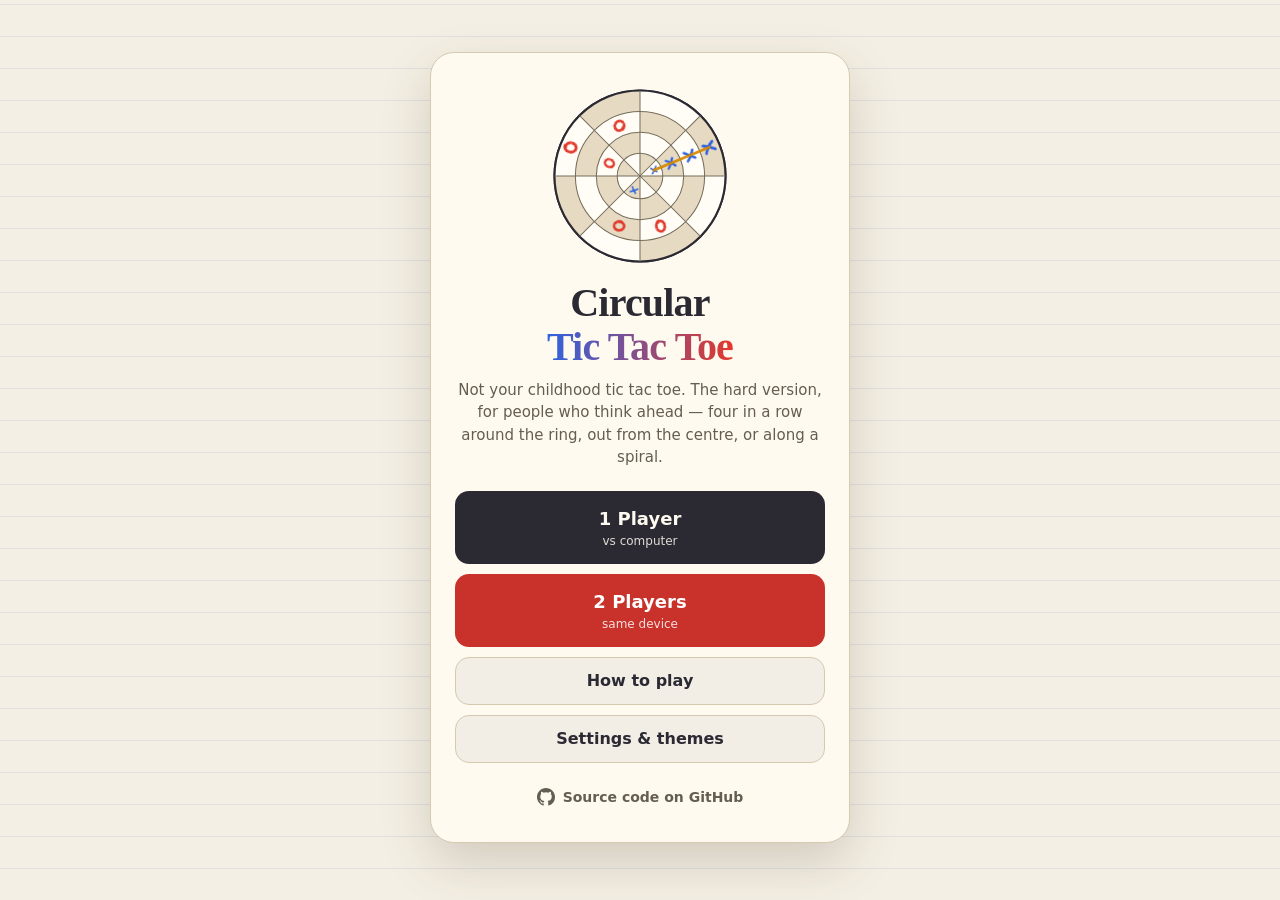
<file: index.html>
<!doctype html>
<html lang="en" data-theme="chalk" data-mode="light">
<head>
  <meta charset="utf-8">
  <meta name="viewport" content="width=device-width, initial-scale=1, viewport-fit=cover">

  <!-- ===== SEO ===== -->
  <title>Circular Tic Tac Toe – Play Online Free | A Hard Tic Tac Toe Game for Smart Players</title>
  <meta name="description" content="Too easy to never lose at normal tic tac toe? Try the hard version: a ring board with 32 cells and 56 ways to get four in a row. Can you beat the Master AI? Free, no install.">
  <meta name="keywords" content="hard tic tac toe, challenging tic tac toe, tic tac toe for smart people, advanced tic tac toe, hardest tic tac toe, circular tic tac toe, round tic tac toe, radial tic tac toe, polar tic tac toe, noughts and crosses, four in a row, strategy game, brain game, logic game, two player game, tic tac toe AI, unbeatable AI, minimax, solved game">
  <meta name="author" content="Built by Claude Fable 5.2">
  <meta name="robots" content="index, follow, max-image-preview:large">
  <link rel="canonical" href="https://muhammad-sayed-mahdy.github.io/circular-tic-tac-toe-web/">
  <meta name="application-name" content="Circular Tic Tac Toe">
  <meta property="og:type" content="website">
  <meta property="og:site_name" content="Circular Tic Tac Toe">
  <meta property="og:locale" content="en_US">
  <meta property="og:title" content="Circular Tic Tac Toe – the hard tic tac toe for people who think ahead">
  <meta property="og:description" content="Normal tic tac toe is trivial. This one has 32 cells, 56 winning patterns and a Master AI that never loses when it moves first. Free in your browser.">
  <meta property="og:url" content="https://muhammad-sayed-mahdy.github.io/circular-tic-tac-toe-web/">
  <meta property="og:image" content="https://muhammad-sayed-mahdy.github.io/circular-tic-tac-toe-web/docs/social-preview.jpg">
  <meta property="og:image:type" content="image/jpeg">
  <meta property="og:image:width" content="1280">
  <meta property="og:image:height" content="640">
  <meta property="og:image:alt" content="Circular Tic Tac Toe board with X and O marks">
  <meta name="twitter:card" content="summary_large_image">
  <meta name="twitter:image" content="https://muhammad-sayed-mahdy.github.io/circular-tic-tac-toe-web/docs/social-preview.jpg">
  <meta name="twitter:title" content="Circular Tic Tac Toe – a hard tic tac toe for smart players">
  <meta name="twitter:description" content="Not the trivial 3x3 game: 32 cells, 56 ways to win, and an AI that plays perfectly. Free in your browser.">
  <meta name="theme-color" content="#f4efe4">
  <meta name="google-site-verification" content="oZb_NhYVfFIwCCaFCtZVmfPclxgz63uvk9Q28fB03Qs" />
  <link rel="icon" href="icon.png" type="image/png">
  <link rel="manifest" href="manifest.webmanifest">
  <!-- Installable app: iOS Safari ignores the manifest icons and these tags, Chrome/Edge/Android use the manifest. -->
  <link rel="apple-touch-icon" href="icons/apple-touch-icon.png">
  <meta name="mobile-web-app-capable" content="yes">
  <meta name="apple-mobile-web-app-capable" content="yes">
  <meta name="apple-mobile-web-app-title" content="Circular TTT">
  <meta name="apple-mobile-web-app-status-bar-style" content="default">
  <script type="application/ld+json">
  {
    "@context": "https://schema.org",
    "@type": "VideoGame",
    "name": "Circular Tic Tac Toe",
    "alternateName": ["Hard Tic Tac Toe", "Round Tic Tac Toe", "Radial Tic Tac Toe"],
    "url": "https://muhammad-sayed-mahdy.github.io/circular-tic-tac-toe-web/",
    "image": "https://muhammad-sayed-mahdy.github.io/circular-tic-tac-toe-web/docs/social-preview.jpg",
    "description": "A hard, challenging version of tic tac toe for people who like to think ahead. The board is a ring with 4 rings and 8 sectors (32 cells) and 56 winning patterns: get four in a row along a ring, a line from the centre, or a spiral. Play an AI with four difficulty levels up to a perfect-play Master, or two players on one device.",
    "keywords": "hard tic tac toe, challenging tic tac toe, tic tac toe for smart people, strategy game, brain game",
    "genre": ["Board game", "Strategy", "Puzzle"],
    "gamePlatform": "Web browser",
    "applicationCategory": "Game",
    "operatingSystem": "Any",
    "playMode": ["SinglePlayer", "MultiPlayer"],
    "numberOfPlayers": { "@type": "QuantitativeValue", "minValue": 1, "maxValue": 2 },
    "inLanguage": "en",
    "isAccessibleForFree": true,
    "offers": { "@type": "Offer", "price": "0", "priceCurrency": "USD" }
  }
  </script>

  <!-- Apply the saved theme before first paint (no flash). Mode defaults to the system setting. -->
  <script>
    (function () {
      try {
        var d = document.documentElement, t = localStorage.getItem('cttt.theme'), m = localStorage.getItem('cttt.mode');
        if (t === 'sunset') t = 'comic';                 // Sunset was replaced by Comic
        if (t !== 'chalk' && t !== 'neon' && t !== 'comic') t = 'chalk';
        if (m !== 'light' && m !== 'dark') m = matchMedia('(prefers-color-scheme: dark)').matches ? 'dark' : 'light';
        d.setAttribute('data-theme', t); d.setAttribute('data-mode', m);
      } catch (e) {}
    })();
  </script>
  <link rel="stylesheet" href="css/style.css">
</head>
<body>
  <canvas id="confetti" aria-hidden="true"></canvas>

  <!-- SVG filter for the Chalk theme's marks: wobbles the stroke edges and knocks out a little grain. -->
  <svg width="0" height="0" style="position:absolute" aria-hidden="true" focusable="false">
    <filter id="chalk-rough" filterUnits="userSpaceOnUse" x="-12" y="-12" width="24" height="24" color-interpolation-filters="sRGB">
      <feTurbulence type="fractalNoise" baseFrequency="0.55" numOctaves="2" seed="4" result="wobble"/>
      <feDisplacementMap in="SourceGraphic" in2="wobble" scale="1.1" xChannelSelector="R" yChannelSelector="G" result="rough"/>
      <feTurbulence type="fractalNoise" baseFrequency="2.2" numOctaves="1" seed="9" result="grain"/>
      <feColorMatrix in="grain" type="matrix" values="0 0 0 0 0  0 0 0 0 0  0 0 0 0 0  -3.2 0 0 0 3.1" result="holes"/>
      <feComposite in="rough" in2="holes" operator="in"/>
    </filter>
  </svg>

  <noscript>
    <div class="noscript">
      <h1>Circular Tic Tac Toe</h1>
      <p>A hard, challenging tic tac toe for people who like to think ahead. The board is circular, with 4 rings and
        8 sectors (32 cells) and 56 ways to win. Two players take turns; the first to place four in a row &mdash; half
        a ring, a line from the centre, or a spiral &mdash; wins. This game needs JavaScript to run. Please enable it
        to play.</p>
    </div>
  </noscript>

  <!-- ============ MAIN MENU ============ -->
  <main id="screen-menu" class="screen active">
    <div class="menu-card">
      <svg id="logo-board" class="logo-board" viewBox="-100 -100 200 200" aria-hidden="true"></svg>
      <h1 class="title">Circular<br><span>Tic Tac Toe</span></h1>
      <p class="tagline">Not your childhood tic tac toe. The hard version, for people who think ahead &mdash; four in a row around the ring, out from the centre, or along a spiral.</p>
      <div class="menu-buttons">
        <button class="btn primary" data-action="single">1 Player <small>vs computer</small></button>
        <button class="btn primary alt" data-action="two">2 Players <small>same device</small></button>
        <button class="btn" data-action="help">How to play</button>
        <button class="btn" data-action="settings">Settings &amp; themes</button>
        <button class="btn" data-action="install" id="btn-install" hidden>Install app</button>
      </div>
      <a class="repo-link" href="https://github.com/muhammad-sayed-mahdy/circular-tic-tac-toe-web" target="_blank" rel="noopener">
        <svg viewBox="0 0 16 16" width="18" height="18" aria-hidden="true"><path fill="currentColor" d="M8 0C3.58 0 0 3.58 0 8c0 3.54 2.29 6.53 5.47 7.59.4.07.55-.17.55-.38 0-.19-.01-.82-.01-1.49-2.01.37-2.53-.49-2.69-.94-.09-.23-.48-.94-.82-1.13-.28-.15-.68-.52-.01-.53.63-.01 1.08.58 1.23.82.72 1.21 1.87.87 2.33.66.07-.52.28-.87.51-1.07-1.78-.2-3.64-.89-3.64-3.95 0-.87.31-1.59.82-2.15-.08-.2-.36-1.02.08-2.12 0 0 .67-.21 2.2.82a7.4 7.4 0 0 1 4 0c1.53-1.04 2.2-.82 2.2-.82.44 1.1.16 1.92.08 2.12.51.56.82 1.27.82 2.15 0 3.07-1.87 3.75-3.65 3.95.29.25.54.73.54 1.48 0 1.07-.01 1.93-.01 2.2 0 .21.15.46.55.38A8.01 8.01 0 0 0 16 8c0-4.42-3.58-8-8-8z"/></svg>
        <span>Source code on GitHub</span>
      </a>
    </div>
  </main>

  <!-- ============ SINGLE PLAYER SETUP ============ -->
  <main id="screen-setup" class="screen">
    <div class="menu-card">
      <h2>New game</h2>
      <h3>Difficulty</h3>
      <div class="seg" id="seg-level" role="radiogroup" aria-label="Difficulty">
        <button data-value="easy" role="radio">Easy</button>
        <button data-value="medium" role="radio">Medium</button>
        <button data-value="hard" role="radio">Hard</button>
        <button data-value="master" role="radio">Master</button>
      </div>
      <p class="hint-text" id="level-desc"></p>
      <h3>You play as</h3>
      <div class="seg" id="seg-side" role="radiogroup" aria-label="Your side">
        <button data-value="x" role="radio"><b class="cx">X</b> first</button>
        <button data-value="o" role="radio"><b class="co">O</b> second</button>
        <button data-value="random" role="radio">Random</button>
      </div>
      <div class="menu-buttons">
        <button class="btn primary" data-action="start-single">Start game</button>
        <button class="btn" data-action="menu">Back</button>
      </div>
    </div>
  </main>

  <!-- ============ GAME ============ -->
  <main id="screen-game" class="screen">
    <header class="topbar">
      <button class="btn ghost" data-action="menu" aria-label="Back to menu">&larr; Menu</button>
      <div class="topbar-title" id="game-title"></div>
      <div class="topbar-right">
        <button class="btn ghost icon" data-action="help" aria-label="How to play" title="How to play">?</button>
        <button class="btn ghost icon" data-action="settings" aria-label="Settings" title="Settings &amp; themes">&#9881;</button>
        <button class="btn ghost icon sound-toggle" data-action="sound" aria-label="Toggle sound"></button>
      </div>
    </header>

    <section class="players" aria-label="Score">
      <div class="player px" id="card-x">
        <span class="mark-letter">X</span>
        <span class="pname" id="name-x"></span>
        <span class="score" id="score-x">0</span>
      </div>
      <div class="draws"><span id="score-d">0</span><small>draws</small></div>
      <div class="player po" id="card-o">
        <span class="score" id="score-o">0</span>
        <span class="pname" id="name-o"></span>
        <span class="mark-letter">O</span>
      </div>
    </section>

    <div class="status" id="status" role="status" aria-live="polite"></div>

    <div class="board-wrap">
      <svg id="board" class="board" viewBox="-100 -100 200 200" role="group" aria-label="Game board"></svg>
    </div>

    <div class="controls">
      <button class="btn" data-action="undo" id="btn-undo" title="Undo (Ctrl+Z)">&#8630; Undo</button>
      <button class="btn" data-action="redo" id="btn-redo" title="Redo (Ctrl+Y)">Redo &#8631;</button>
      <button class="btn" data-action="hint" id="btn-hint" title="Show the best move (Alt+H)">&#128161; Hint</button>
      <button class="btn" data-action="restart" id="btn-restart" title="New game (Alt+N)">New game</button>
    </div>

    <div class="result" id="result" hidden>
      <div class="result-text" id="result-text"></div>
      <div class="result-sub" id="result-sub"></div>
      <div class="result-buttons">
        <button class="btn primary" data-action="restart">Play again</button>
        <button class="btn" data-action="undo">&#8630; Undo</button>
        <button class="btn" data-action="menu">Menu</button>
      </div>
    </div>
  </main>

  <!-- ============ HELP ============ -->
  <div class="modal" id="help" hidden>
    <div class="modal-card" role="dialog" aria-modal="true" aria-labelledby="help-title">
      <button class="btn ghost icon modal-close" data-action="close-modal" aria-label="Close">&times;</button>
      <h2 id="help-title">How to play</h2>
      <p>The board has <b>4 rings</b> and <b>8 sectors</b> &mdash; 32 cells. Players take turns placing a mark
        (<b class="cx">X</b> goes first) on any empty cell. The first to get <b>four in a row</b> wins.
        If the board fills up with no winner, it&rsquo;s a draw.</p>
      <p>There are <b>56</b> winning patterns of four kinds:</p>
      <div class="patterns">
        <figure><svg class="mini" data-pattern="ring" viewBox="-100 -100 200 200"></svg><figcaption><b>Half ring</b><br>4 neighbours in one ring (32)</figcaption></figure>
        <figure><svg class="mini" data-pattern="line" viewBox="-100 -100 200 200"></svg><figcaption><b>Line</b><br>one sector, centre to edge (8)</figcaption></figure>
        <figure><svg class="mini" data-pattern="spiralL" viewBox="-100 -100 200 200"></svg><figcaption><b>Spiral left</b><br>one step over per ring (8)</figcaption></figure>
        <figure><svg class="mini" data-pattern="spiralR" viewBox="-100 -100 200 200"></svg><figcaption><b>Spiral right</b><br>the other way round (8)</figcaption></figure>
      </div>
      <h3>Tips</h3>
      <ul>
        <li>Three in a row with the fourth cell empty is a <b>threat</b> &mdash; your opponent must block it.</li>
        <li>Make <b>two threats at once</b> and they can only block one.</li>
        <li>Every cell sits on 7 patterns. Rings wrap around, so there are no &ldquo;edges&rdquo; sideways.</li>
        <li>Stuck? <b>Hint</b> shows the best move for the player whose turn it is.</li>
      </ul>
      <h3>Controls</h3>
      <ul>
        <li>Click / tap a cell to play. Keyboard: <kbd>Tab</kbd> or arrow keys to move, <kbd>Enter</kbd> to place.</li>
        <li><kbd>Ctrl</kbd>+<kbd>Z</kbd> undo &nbsp; <kbd>Ctrl</kbd>+<kbd>Y</kbd> redo</li>
        <li><kbd>Alt</kbd>+<kbd>H</kbd> hint &nbsp; <kbd>Alt</kbd>+<kbd>N</kbd> new game &nbsp; <kbd>Alt</kbd>+<kbd>M</kbd> mute</li>
      </ul>
      <h3>Can Master be beaten?</h3>
      <p><b>Only if you move first.</b> This game is <em>solved</em>: the first player can always force a win by opening on the innermost (or outermost) ring. Master knows that win &mdash; when it plays <b class="cx">X</b> it wins every single game, guaranteed (checked against every possible defence). When <em>you</em> play <b class="cx">X</b>, a winning line exists for you, but you have to find it: one slip and Master takes over.</p>
      <h3>About</h3>
      <p><b>Circular Tic Tac Toe</b> is a hard tic tac toe for people who think ahead. The ordinary 3&times;3 game is
        trivial: with sensible play it always ends in a draw. Here the idea is the same &mdash; get your marks in a row
        &mdash; but the board has <b>32 cells</b> and <b>56 ways to win</b>, every cell sits on seven of them, rings wrap
        around so there are no safe edges, and the spirals are easy to miss. The game is a forced win for whoever moves
        first, but finding it means building double threats several moves ahead. Beating a friend takes real planning;
        beating Master takes a lot more.</p>
      <p>Free and open source, no install, and it works offline after your first visit. <a href="https://github.com/muhammad-sayed-mahdy/circular-tic-tac-toe-web" target="_blank" rel="noopener">View the code, report a bug or star the project on GitHub</a>.</p>
    </div>
  </div>

  <!-- ============ INSTALL (iOS Safari has no install prompt API, so explain the manual steps) ============ -->
  <div class="modal" id="install-ios" hidden>
    <div class="modal-card narrow" role="dialog" aria-modal="true" aria-labelledby="install-ios-title">
      <button class="btn ghost icon modal-close" data-action="close-modal" aria-label="Close">&times;</button>
      <h2 id="install-ios-title">Install on your iPhone or iPad</h2>
      <ol>
        <li>Tap the <b>Share</b> button in Safari (the square with an arrow).</li>
        <li>Choose <b>Add to Home Screen</b>.</li>
        <li>Tap <b>Add</b>. The game then opens full screen and works offline.</li>
      </ol>
      <div class="menu-buttons">
        <button class="btn primary" data-action="close-modal">Got it</button>
      </div>
    </div>
  </div>

  <!-- ============ SETTINGS ============ -->
  <div class="modal" id="settings" hidden>
    <div class="modal-card narrow" role="dialog" aria-modal="true" aria-labelledby="settings-title">
      <button class="btn ghost icon modal-close" data-action="close-modal" aria-label="Close">&times;</button>
      <h2 id="settings-title">Settings</h2>
      <h3>Theme</h3>
      <div class="themes" id="theme-list" role="radiogroup" aria-label="Theme">
        <button class="theme-card" data-theme="chalk" role="radio">
          <span class="tc-prev"><b class="cx">&#10005;</b><b class="co">&#9711;</b></span>
          <span class="tc-name">Chalk</span><small>Ink on paper &middot; chalkboard</small>
        </button>
        <button class="theme-card" data-theme="neon" role="radio">
          <span class="tc-prev"><b class="cx">&#10005;</b><b class="co">&#9711;</b></span>
          <span class="tc-name">Neon</span><small>Glowing pop &middot; arcade night</small>
        </button>
        <button class="theme-card" data-theme="comic" role="radio">
          <span class="tc-prev"><b class="cx">&#10005;</b><b class="co">&#9711;</b></span>
          <span class="tc-name">Comic</span><small>Halftone pop &middot; midnight issue</small>
        </button>
      </div>
      <h3>Appearance</h3>
      <div class="seg" id="seg-mode" role="radiogroup" aria-label="Light or dark mode">
        <button data-value="system" role="radio">System</button>
        <button data-value="light" role="radio">Light</button>
        <button data-value="dark" role="radio">Dark</button>
      </div>
      <h3>Cell numbers</h3>
      <div class="seg" id="seg-nums" role="radiogroup" aria-label="Cell numbers on the board">
        <button data-value="on" role="radio">Show</button>
        <button data-value="off" role="radio">Hide</button>
      </div>
      <h3>Sound</h3>
      <div class="seg" id="seg-sound" role="radiogroup" aria-label="Sound effects">
        <button data-value="on" role="radio">On</button>
        <button data-value="off" role="radio">Off</button>
      </div>
    </div>
  </div>

  <!-- ============ CONFIRM ============ -->
  <div class="modal" id="confirm" hidden>
    <div class="modal-card narrow center" role="alertdialog" aria-modal="true" aria-labelledby="confirm-title" aria-describedby="confirm-text">
      <h2 id="confirm-title"></h2>
      <p id="confirm-text"></p>
      <div class="result-buttons">
        <button class="btn" data-action="close-modal">Keep playing</button>
        <button class="btn primary" data-action="confirm-ok" id="confirm-ok"></button>
      </div>
    </div>
  </div>

  <script src="js/book.js"></script>
  <script src="js/engine.js"></script>
  <script src="js/audio.js"></script>
  <script src="js/game.js"></script>
</body>
</html>
</file>
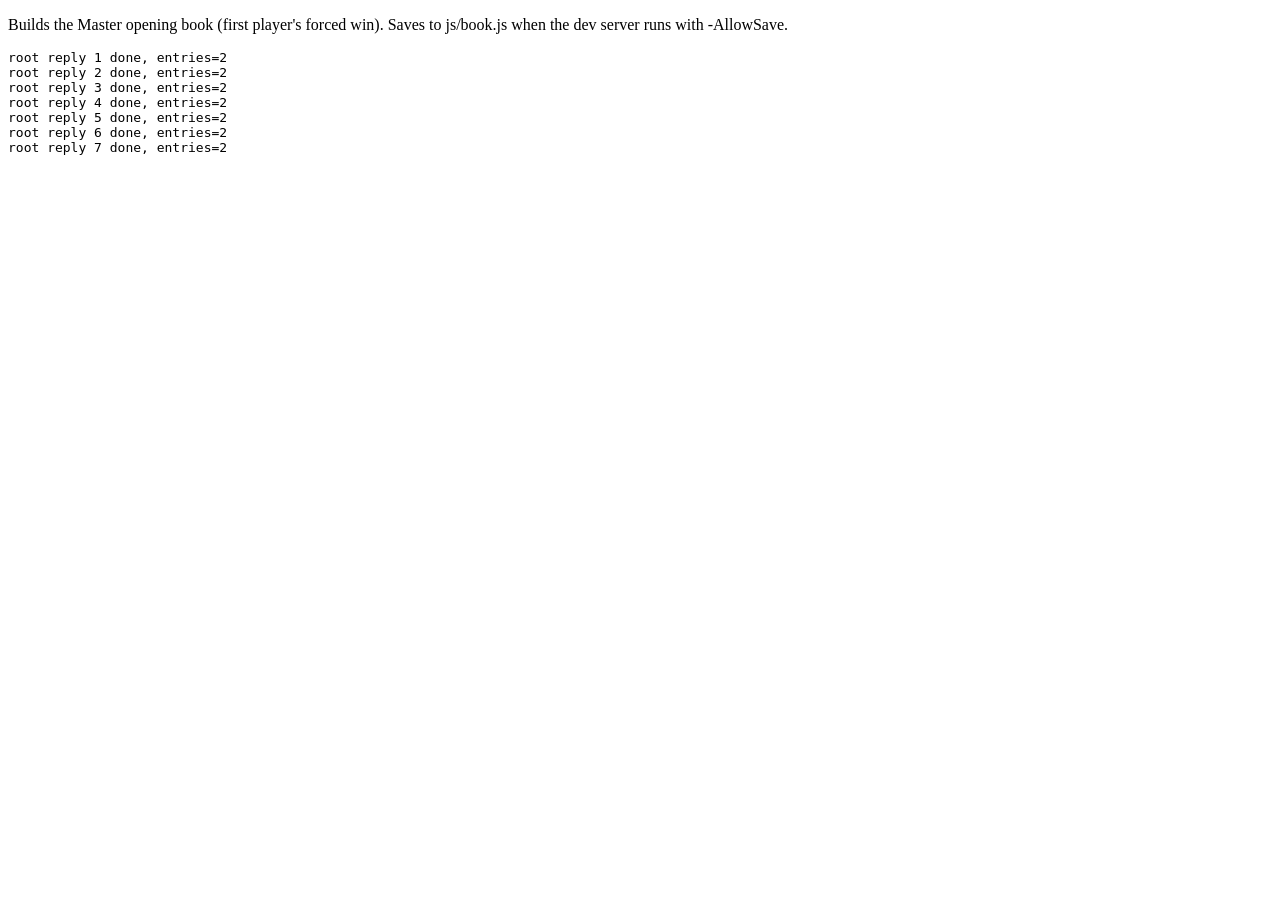
<file: tools/book.html>
<!doctype html><meta charset="utf-8"><title>CTTT book builder</title>
<p>Builds the Master opening book (first player's forced win). Saves to js/book.js when the dev server runs with -AllowSave.</p>
<pre id="out"></pre>
<script>
var q = new URLSearchParams(location.search), out = document.getElementById('out');
var w = new Worker('book-worker.js');
w.onmessage = function (e) {
  out.textContent += e.data.log + '\n';
  if (e.data.book) {
    var src = '/* Generated by tools/book.html - do not edit. Winning replies for the first player. */\nself.CTTT_BOOK = ' + JSON.stringify(e.data.book) + ';\n';
    // The PowerShell dev server (serve.ps1 -AllowSave) can write the file directly. With any other
    // server the save fails, so offer the generated file as a download instead.
    fetch('/__save-book', { method: 'POST', body: src })
      .then(function (r) { if (!r.ok) throw 0; out.textContent += 'saved to js/book.js (' + src.length + ' bytes)\n'; })
      .catch(function () {
        var a = document.createElement('a');
        a.href = URL.createObjectURL(new Blob([src], { type: 'text/javascript' }));
        a.download = 'book.js';
        a.textContent = 'Download book.js (then move it into js/)';
        document.body.appendChild(a);
      });
  }
};
w.onerror = function (e) { out.textContent += 'ERR ' + e.message + '\n'; };
w.postMessage({ thresh: +(q.get('thresh') || 200000) });
</script>
</file>
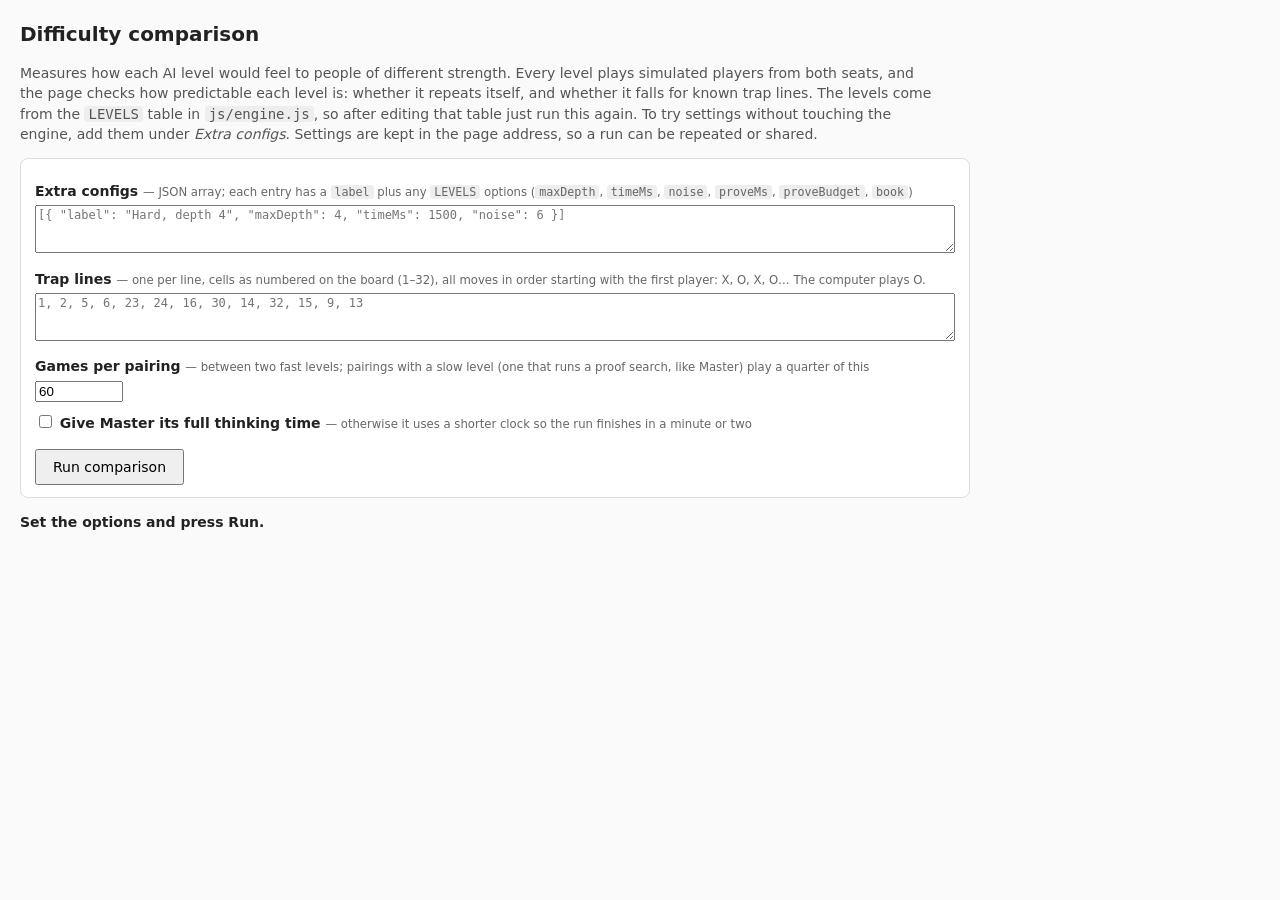
<file: tools/strength.html>
<!doctype html>
<html lang="en">
<head>
<meta charset="utf-8">
<meta name="viewport" content="width=device-width, initial-scale=1">
<title>CTTT difficulty comparison</title>
<style>
  body { font: 14px/1.45 system-ui, sans-serif; margin: 20px; color: #222; background: #fafafa; }
  h1 { font-size: 20px; } h2 { font-size: 16px; margin-top: 26px; } h3 { font-size: 14px; margin: 18px 0 4px; }
  table { border-collapse: collapse; margin: 8px 0; background: #fff; }
  th, td { border: 1px solid #ccc; padding: 5px 9px; text-align: center; }
  th:first-child, td:first-child { text-align: left; }
  td small, th small { color: #777; font-weight: normal; }
  .note { color: #555; max-width: 920px; }
  .err { color: #b00020; font-weight: 600; }
  #progress { font-weight: 600; }
  code { background: #eee; padding: 0 4px; border-radius: 3px; }
  form { background: #fff; border: 1px solid #ddd; border-radius: 8px; padding: 12px 14px; max-width: 920px; }
  label { display: block; font-weight: 600; margin: 10px 0 4px; }
  label small { font-weight: normal; color: #666; }
  textarea { width: 100%; box-sizing: border-box; font: 12px ui-monospace, Consolas, monospace; }
  input[type=number] { width: 80px; }
  button { margin-top: 12px; font: inherit; padding: 6px 16px; }
</style>
</head>
<body>
<h1>Difficulty comparison</h1>
<p class="note">
  Measures how each AI level would feel to people of different strength. Every level plays simulated players from both
  seats, and the page checks how predictable each level is: whether it repeats itself, and whether it falls for known
  trap lines. The levels come from the <code>LEVELS</code> table in <code>js/engine.js</code>, so after editing that
  table just run this again. To try settings without touching the engine, add them under <em>Extra configs</em>.
  Settings are kept in the page address, so a run can be repeated or shared.
</p>

<form id="form" method="get">
  <label for="f-configs">Extra configs <small>&mdash; JSON array; each entry has a <code>label</code> plus any
    <code>LEVELS</code> options (<code>maxDepth</code>, <code>timeMs</code>, <code>noise</code>,
    <code>proveMs</code>, <code>proveBudget</code>, <code>book</code>)</small></label>
  <textarea id="f-configs" name="configs" rows="3"
    placeholder='[{ "label": "Hard, depth 4", "maxDepth": 4, "timeMs": 1500, "noise": 6 }]'></textarea>

  <label for="f-traps">Trap lines <small>&mdash; one per line, cells as numbered on the board (1&ndash;32), all moves
    in order starting with the first player: X, O, X, O&hellip; The computer plays O.</small></label>
  <textarea id="f-traps" name="traps" rows="3" placeholder="1, 2, 5, 6, 23, 24, 16, 30, 14, 32, 15, 9, 13"></textarea>

  <label for="f-games">Games per pairing <small>&mdash; between two fast levels; pairings with a slow level (one that
    runs a proof search, like Master) play a quarter of this</small></label>
  <input id="f-games" name="games" type="number" min="4" max="400" step="4" value="60">

  <label><input id="f-full" name="fullMaster" type="checkbox" value="1"> Give Master its full thinking time
    <small>&mdash; otherwise it uses a shorter clock so the run finishes in a minute or two</small></label>

  <input type="hidden" name="run" value="1">
  <button type="submit">Run comparison</button>
</form>

<p id="progress"></p>
<div id="out"></div>

<script src="../js/engine.js"></script>
<script>
'use strict';
var E = CTTT;

/* ---------- inputs (from the address bar) ---------- */
var params = new URLSearchParams(location.search);
var form = { configs: params.get('configs') || '', traps: params.get('traps') || '',
             games: Math.max(4, Math.min(400, +params.get('games') || 60)), fullMaster: params.get('fullMaster') === '1' };
document.getElementById('f-configs').value = form.configs;
document.getElementById('f-traps').value = form.traps;
document.getElementById('f-games').value = form.games;
document.getElementById('f-full').checked = form.fullMaster;

var errors = [];

/* ---------- what to compare ---------- */
// Every level in engine.js except `hint` (the hint button's brain, not a difficulty), plus the extra configs.
// A spec is { id, label, level } to play an engine level as-is, or { id, label, cfg } for custom options.
// "slow" levels run a proof search on every move, so they get fewer games.
var LEVELS_UNDER_TEST = [];
Object.keys(E.LEVELS).forEach(function (key) {
  if (key === 'hint' || key.charAt(0) === '_') return;
  var lv = E.LEVELS[key], spec = { id: key, label: lv.name || key, level: key, slow: !!lv.proveMs };
  if (key === 'master' && !form.fullMaster) {
    spec = { id: key, label: (lv.name || key) + ' (shorter clock)', slow: true,
             cfg: Object.assign({}, lv, { timeMs: Math.min(lv.timeMs || 800, 800), proveMs: Math.min(lv.proveMs || 800, 800) }) };
  }
  LEVELS_UNDER_TEST.push(spec);
});
if (form.configs.trim()) {
  try {
    var extra = JSON.parse(form.configs);
    if (!Array.isArray(extra)) extra = [extra];
    extra.forEach(function (c, i) {
      var cfg = Object.assign({}, c); delete cfg.label;
      LEVELS_UNDER_TEST.push({ id: 'extra' + i, label: c.label || 'Extra config ' + (i + 1), cfg: cfg, slow: !!cfg.proveMs });
    });
  } catch (e) { errors.push('Extra configs are not valid JSON: ' + e.message); }
}

// Stand-ins for people. Each plays Master's perfect move some of the time and a Medium-strength move otherwise
// (`mediumMoves` = chance of a Medium-strength move). "Casual" plays exactly like the Medium level.
var PLAYERS = [
  { id: 'casual', label: 'Casual <small>(plays like Medium)</small>', level: 'medium' },
  { id: 'club',   label: 'Club <small>(40% perfect moves)</small>', cfg: { maxDepth: 64, timeMs: 500, noise: 0, proveMs: 400, book: true }, mediumMoves: 0.6, slow: true },
  { id: 'strong', label: 'Strong <small>(70% perfect moves)</small>', cfg: { maxDepth: 64, timeMs: 500, noise: 0, proveMs: 400, book: true }, mediumMoves: 0.3, slow: true }
];

// Trap lines: validated sequences of engine cells (0-31).
var TRAPS = [];
form.traps.split(/\r?\n/).forEach(function (text, n) {
  text = text.trim(); if (!text) return;
  var cells = text.split(/[\s,;]+/).filter(Boolean).map(Number), line = [], x = 0, o = 0, bad = '';
  cells.forEach(function (c, i) {
    if (bad) return;
    if (!(c >= 1 && c <= 32 && Math.floor(c) === c)) { bad = '"' + c + '" is not a cell number 1-32'; return; }
    var m = c - 1;
    if (((x | o) >>> m) & 1) { bad = 'cell ' + c + ' is used twice'; return; }
    if (i & 1) o |= 1 << m; else x |= 1 << m;
    if (E.findWin(i & 1 ? o : x) >= 0 && i !== cells.length - 1) bad = 'the game is already won at move ' + (i + 1);
    line.push(m);
  });
  if (!bad && line.length < 2) bad = 'it needs at least one computer reply';
  if (bad) errors.push('Trap line ' + (n + 1) + ' ignored: ' + bad + '.');
  else TRAPS.push({ id: TRAPS.length, label: cells.join(', '), line: line });
});

var GAMES_FAST = form.games, GAMES_SLOW = Math.max(4, Math.round(form.games / 4)), CHUNK = 4;

/* ---------- job queue over a worker pool ---------- */
var poolSize = Math.max(2, (navigator.hardwareConcurrency || 4) - 1), queue = [], busy = 0, done = 0, total = 0, nextId = 0;
var results = {}, t0 = Date.now();
function add(job, onDone) { job.id = ++nextId; queue.push({ job: job, cb: onDone }); total++; }
function pump() {
  while (busy < poolSize && queue.length) {
    var item = queue.shift(); busy++;
    (function (item) {
      var w = new Worker('strength-worker.js');
      w.onmessage = function (e) {
        w.terminate(); busy--; done++;
        if (e.data.err) errors.push(e.data.err); else item.cb(e.data.ok);
        progress(); pump();
      };
      w.onerror = function (e) { w.terminate(); busy--; done++; errors.push(e.message); progress(); pump(); };
      w.postMessage(item.job);
    })(item);
  }
}
function progress() {
  document.getElementById('progress').textContent = (done < total ? 'Running: ' : 'Done: ') + done + ' / ' + total +
    ' jobs, ' + Math.round((Date.now() - t0) / 1000) + ' s, ' + poolSize + ' workers';
  render();
  if (done === total) window.DONE = true;
}

/* ---------- jobs ---------- */
function pairKey(x, o) { return x.id + '|' + o.id; }
function addGames(x, o) {
  var key = pairKey(x, o), n = (x.slow || o.slow) ? GAMES_SLOW : GAMES_FAST;
  results[key] = { X: 0, O: 0, D: 0, len: 0, ms: [0, 0], cnt: [0, 0] };
  for (var i = 0; i < n; i += CHUNK) add({ type: 'games', x: x, o: o, n: Math.min(CHUNK, n - i) }, function (r) {
    var a = results[key];
    a.X += r.X; a.O += r.O; a.D += r.D; a.len += r.len;
    a.ms[0] += r.ms[0]; a.ms[1] += r.ms[1]; a.cnt[0] += r.cnt[0]; a.cnt[1] += r.cnt[1];
  });
}

// Quiet positions (nothing forced) from a fixed pseudo-random sample, for the "same reply" test.
function quietPositions(count) {
  var seed = 12345, out = [];
  function rnd() { seed = (seed * 1103515245 + 12345) & 0x7fffffff; return seed / 0x80000000; }
  while (out.length < count) {
    var b = [0, 0], moves = 2 + Math.floor(rnd() * 6), ok = true;
    for (var i = 0; i < moves && ok; i++) {
      var empty = ~(b[0] | b[1]), c;
      do { c = Math.floor(rnd() * 32); } while (!((empty >>> c) & 1));
      b[i & 1] |= 1 << c;
      ok = E.findWin(b[i & 1]) < 0;
    }
    var side = moves & 1, me = b[side], opp = b[1 - side], e2 = ~(me | opp);
    if (ok && !E.winCells(me, e2) && !E.winCells(opp, e2)) out.push([me, opp]);
  }
  return out;
}

// For a trap line: after each computer reply, how quickly can the first player force a win?
// Marks which replies were forced blocks and which reply turned the game into a short forced loss.
function analyseTrap(trap) {
  var x = 0, o = 0, s = new E.Searcher(20), steps = [];
  trap.line.forEach(function (c, i) {
    if ((i & 1) === 0) { x |= 1 << c; return; }
    var forced = E.winCells(x, ~(x | o)) !== 0;
    o |= 1 << c;
    s.clear();
    var pr = E.findWin(x) >= 0 ? null : s.prove(x, o, { timeMs: 1500, maxBudget: 4 });
    steps.push({ cell: c + 1, forced: forced, quiet: pr ? pr.budget : null });
  });
  trap.steps = steps;
  var x2 = 0; trap.line.forEach(function (c, i) { if ((i & 1) === 0) x2 |= 1 << c; });
  trap.xWins = E.findWin(x2) >= 0;
}

function start() {
  LEVELS_UNDER_TEST.forEach(function (lv) { PLAYERS.forEach(function (p) { addGames(p, lv); addGames(lv, p); }); });
  var positions = quietPositions(24);
  LEVELS_UNDER_TEST.forEach(function (lv) {
    if (lv.slow) return;   // proof-search levels are too slow to sample hundreds of times
    results['repeat|' + lv.id] = null;
    add({ type: 'repeat', spec: lv, positions: positions, k: 10 }, function (r) { results['repeat|' + lv.id] = r.same; });
    results['replay|' + lv.id] = { ok: 0, total: 0 };
    for (var i = 0; i < 4; i++) add({ type: 'replay', x: PLAYERS[0], o: lv, lines: 4, k: 8 }, function (r) {
      results['replay|' + lv.id].ok += r.ok; results['replay|' + lv.id].total += r.total;
    });
    TRAPS.forEach(function (t) {
      var key = 'trap|' + t.id + '|' + lv.id;
      results[key] = { hits: null, walked: 0, walks: 0, k: 0 };
      for (var j = 0; j < 4; j++) add({ type: 'trap', spec: lv, line: t.line, k: 12, walks: 25 }, function (r) {
        var a = results[key];
        a.hits = a.hits ? a.hits.map(function (h, s) { return h + r.hits[s]; }) : r.hits;
        a.walked += r.walked; a.walks += 25; a.k += 12;
      });
    });
  });
  TRAPS.forEach(analyseTrap);
  progress(); pump();
}

/* ---------- rendering ---------- */
function pct(a, n) { return n ? Math.round(100 * a / n) : 0; }
function cell(r, youAre) {
  if (!r) return '';
  var n = r.X + r.O + r.D; if (!n) return '&hellip;';
  var you = youAre === 'X' ? r.X : r.O, them = youAre === 'X' ? r.O : r.X;
  return '<b>' + pct(you, n) + '%</b> <small>(' + you + '-' + r.D + '-' + them + ')</small>';
}
function seatTable(title, youAre) {
  var h = '<h2>' + title + '</h2><table><tr><th>Level</th>';
  PLAYERS.forEach(function (p) { h += '<th>' + p.label + '</th>'; });
  h += '<th>Game length <small>(moves)</small></th></tr>';
  LEVELS_UNDER_TEST.forEach(function (lv) {
    var len = 0, n = 0;
    h += '<tr><td>' + lv.label + '</td>';
    PLAYERS.forEach(function (p) {
      var r = results[youAre === 'X' ? pairKey(p, lv) : pairKey(lv, p)];
      if (r) { len += r.len; n += r.X + r.O + r.D; }
      h += '<td>' + cell(r, youAre) + '</td>';
    });
    h += '<td>' + (n ? (len / n).toFixed(1) : '') + '</td></tr>';
  });
  return h + '</table>';
}
function render() {
  var h = '';
  if (errors.length) h += '<p class="err">' + errors.join('<br>') + '</p>';
  h += seatTable('You move first (the level plays O): how often you win', 'X');
  h += '<small>Cells: your win rate (wins-draws-losses). Columns: the simulated person you are.</small>';
  h += seatTable('You move second (the level plays X): how often you win', 'O');

  h += '<h2>Predictability</h2><table><tr><th>Level</th><th>Same reply to the same quiet position</th>' +
    '<th>A won game, replayed move for move, wins again</th><th>Thinking time per move</th></tr>';
  LEVELS_UNDER_TEST.forEach(function (lv) {
    var rep = results['repeat|' + lv.id], rp = results['replay|' + lv.id], ms = 0, cnt = 0;
    PLAYERS.forEach(function (p) {
      var a = results[pairKey(p, lv)], b = results[pairKey(lv, p)];
      if (a) { ms += a.ms[1]; cnt += a.cnt[1]; } if (b) { ms += b.ms[0]; cnt += b.cnt[0]; }
    });
    h += '<tr><td>' + lv.label + '</td><td>' + (lv.slow ? '&ndash;' : rep == null ? '&hellip;' : Math.round(rep * 100) + '%') +
      '</td><td>' + (lv.slow ? '&ndash;' : rp && rp.total ? pct(rp.ok, rp.total) + '% <small>(' + rp.ok + '/' + rp.total + ')</small>' : '&hellip;') +
      '</td><td>' + (cnt ? Math.round(ms / cnt) + ' ms' : '') + '</td></tr>';
  });
  h += '</table><small>"Same reply": how often two answers to one quiet position agree. "Replayed": games the casual player ' +
    'won against the level, replayed with exactly the same moves. Thinking time excludes the game\'s 0.6 s minimum delay. ' +
    'Slow levels are skipped here.</small>';

  TRAPS.forEach(function (t) {
    h += '<h3>Trap: ' + t.label + (t.xWins ? '' : ' <small>(the line does not end in a win for X)</small>') + '</h3>';
    h += '<table><tr><th>Level</th><th>Follows the whole line</th>';
    t.steps.forEach(function (s) {
      h += '<th>Reply ' + s.cell + '<br><small>' + (s.forced ? 'forced block' : s.quiet === 0 ? 'X then wins by force' :
        s.quiet != null ? 'X wins in ' + s.quiet + ' quiet move' + (s.quiet === 1 ? '' : 's') : 'no short win for X') + '</small></th>';
    });
    h += '</tr>';
    LEVELS_UNDER_TEST.forEach(function (lv) {
      var r = results['trap|' + t.id + '|' + lv.id];
      h += '<tr><td>' + lv.label + '</td>';
      if (lv.slow) { h += '<td colspan="' + (t.steps.length + 1) + '">&ndash;</td></tr>'; return; }
      h += '<td>' + (r && r.walks ? '<b>' + pct(r.walked, r.walks) + '%</b>' : '&hellip;') + '</td>';
      t.steps.forEach(function (s, i) { h += '<td>' + (r && r.hits ? r.hits[i] + '/' + r.k : '&hellip;') + '</td>'; });
      h += '</tr>';
    });
    h += '</table><small>Each reply column: how often the level picks that reply when the game reaches that point (rotated ' +
      'or mirrored equivalents count). "Follows the whole line": full replays where it picks every reply.</small>';
  });
  document.getElementById('out').innerHTML = h;
}

if (params.get('run') === '1') start();
else { document.getElementById('progress').textContent = 'Set the options and press Run.'; if (errors.length) render(); }
</script>
</body>
</html>
</file>
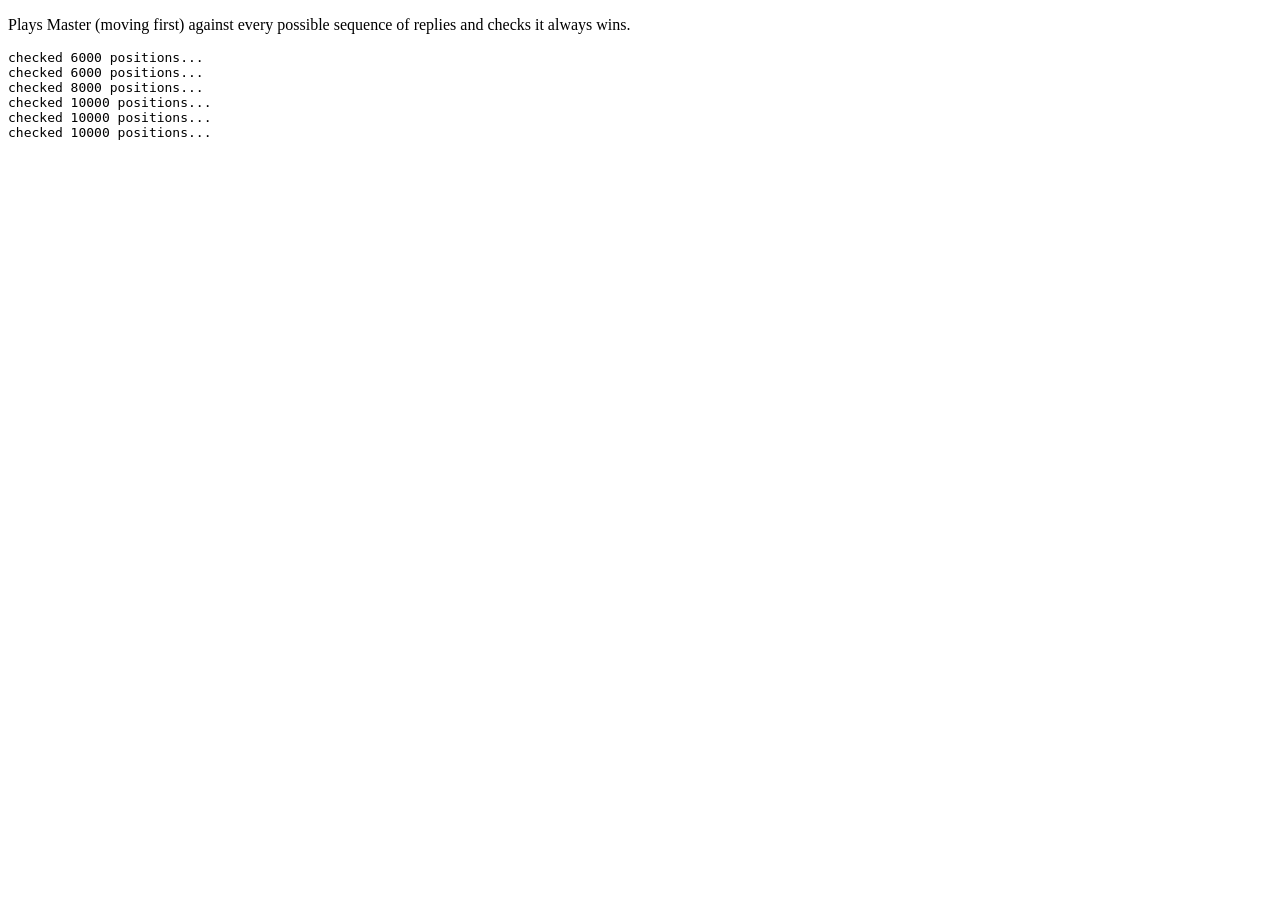
<file: tools/verify.html>
<!doctype html><meta charset="utf-8"><title>CTTT verify</title>
<p>Plays Master (moving first) against every possible sequence of replies and checks it always wins.</p>
<pre id="out"></pre>
<script>
var w = new Worker('verify-worker.js'), out = document.getElementById('out');
w.onmessage = function (e) { out.textContent += e.data + '\n'; };
w.onerror = function (e) { out.textContent += 'ERR ' + e.message + '\n'; };
w.postMessage(1);
</script>
</file>
<file: css/style.css>
/* =====================================================================
   Circular Tic Tac Toe - styles

   THEMING
   Every colour comes from a CSS custom property. A theme is a block of
   variables selected by two attributes on <html>:
       data-theme = chalk | neon | comic    (the palette family)
       data-mode  = light | dark              (resolved by JS; "system"
                                               follows prefers-color-scheme)
   The selectors also match any element carrying data-theme, which lets
   the theme picker cards preview a palette inside their own subtree.

   Contrast targets (WCAG): body text >= 4.5:1, X / O marks and grid
   lines >= 3:1 against the cell fills, in every theme and mode.
   ===================================================================== */

/* ---------- Chalk: blue & red ink on cream paper / chalk on a blackboard ---------- */
[data-theme="chalk"] {
  --bg: #f4efe4; --surface: #fffaf0; --surface-2: #fffaf0; --border: #d5c9b0;
  --text: #2b2a33; --muted: #645e51;
  --x: #2f62e0; --o: #e2392c;
  --accent: #2b2a33; --accent-text: #fffaf0; --accent2: #c8322b; --accent2-text: #ffffff;
  --cell: #fffdf6; --cell-shade: #e6dbc2; --grid: #776e5c; --grid-outer: #2b2a33;
  --win: #d48800; --hint: #12804d;
  --mark-glow: none; --mark-fx: url(#chalk-rough); --shadow: rgba(60, 45, 20, .18);
  --font-display: "Segoe Print", "Bradley Hand", "Chalkboard SE", "Comic Sans MS", cursive;
  --bg-image: repeating-linear-gradient(0deg, transparent 0 31px, rgba(31, 79, 191, .09) 31px 32px);
}
[data-mode="dark"] [data-theme="chalk"], [data-theme="chalk"][data-mode="dark"] {
  --bg: #1e2b27; --surface: #26362f; --surface-2: #26362f; --border: #44594f;
  --text: #f1efe6; --muted: #b0bcb3;
  --x: #72ccff; --o: #ff9884;
  --accent: #f1efe6; --accent-text: #1e2b27; --accent2: #ff9884; --accent2-text: #3a120c;
  --cell: #1b2823; --cell-shade: #33493f; --grid: #8c9d93; --grid-outer: #f1efe6;
  --win: #ffe27a; --hint: #9be89b;
  --shadow: rgba(0, 0, 0, .4);
  --bg-image: radial-gradient(900px 600px at 50% 0%, rgba(255, 255, 255, .06), transparent 70%);
}

/* ---------- Neon: bold pop colours by day, arcade glow by night ---------- */
[data-theme="neon"] {
  --bg: #f6f4ff; --surface: #ffffff; --surface-2: #ffffff; --border: #d3ccf5;
  --text: #1a1440; --muted: #57528a;
  --x: #0a6cff; --o: #e0109f;
  --accent: #5b34e6; --accent-text: #ffffff; --accent2: #d10f94; --accent2-text: #ffffff;
  --cell: #ffffff; --cell-shade: #e1d7ff; --grid: #7265c8; --grid-outer: #5b34e6;
  --win: #ff8a00; --hint: #0a8a45;
  /* Glows are two stacked blurs - a tight core plus a soft falloff - so they fade out smoothly
     instead of ending in a flat smear. Lengths are SVG user units (1 unit is about 3px). */
  --mark-glow: drop-shadow(0 0 .35px currentColor) drop-shadow(0 0 1.1px color-mix(in srgb, currentColor 50%, transparent));
  --ring-glow: drop-shadow(0 0 .8px currentColor) drop-shadow(0 0 2.6px color-mix(in srgb, currentColor 60%, transparent));
  --ui-glow: 0 0 0 1px color-mix(in srgb, var(--accent) 40%, transparent), 0 0 18px color-mix(in srgb, var(--accent) 55%, transparent);
  --ui-glow2: 0 0 0 1px color-mix(in srgb, var(--accent2) 40%, transparent), 0 0 18px color-mix(in srgb, var(--accent2) 55%, transparent);
  --shadow: rgba(91, 52, 230, .28);
  --font-display: ui-monospace, "Cascadia Mono", Consolas, "Courier New", monospace;
  --bg-image: radial-gradient(700px 500px at 10% 0%, rgba(224, 16, 159, .22), transparent 70%),
              radial-gradient(700px 500px at 90% 10%, rgba(10, 108, 255, .22), transparent 70%);
}
[data-mode="dark"] [data-theme="neon"], [data-theme="neon"][data-mode="dark"] {
  --bg: #07060f; --surface: #14122a; --surface-2: #14122a; --border: #353069;
  --text: #f3f1ff; --muted: #aaa6d6;
  --x: #22e3ff; --o: #ff5cdc;
  --accent: #6a48f0; --accent-text: #ffffff; --accent2: #c81f9c; --accent2-text: #ffffff;
  --cell: #0c0a1e; --cell-shade: #221c52; --grid: #7a70e6; --grid-outer: #22e3ff;
  --win: #ffe94a; --hint: #5dff9b;
  --mark-glow: drop-shadow(0 0 .4px currentColor) drop-shadow(0 0 1.3px color-mix(in srgb, currentColor 65%, transparent));
  --ring-glow: drop-shadow(0 0 .9px currentColor) drop-shadow(0 0 3px color-mix(in srgb, currentColor 70%, transparent));
  --ui-glow: 0 0 18px color-mix(in srgb, var(--accent) 70%, transparent);
  --ui-glow2: 0 0 18px color-mix(in srgb, var(--accent2) 70%, transparent);
  --shadow: rgba(0, 0, 0, .6);
  --bg-image: radial-gradient(700px 500px at 10% 0%, rgba(255, 92, 220, .16), transparent 70%),
              radial-gradient(700px 500px at 90% 10%, rgba(34, 227, 255, .14), transparent 70%);
}

/* ---------- Comic: halftone dots and ink outlines by day, a midnight issue by night ---------- */
[data-theme="comic"] {
  --bg: #ffe98a; --surface: #ffffff; --surface-2: #ffffff; --border: #111111;
  --text: #111111; --muted: #4a4a4a;
  --x: #0060d0; --o: #e6001f;
  --accent: #e6001f; --accent-text: #ffffff; --accent2: #0060d0; --accent2-text: #ffffff;
  --cell: #ffffff; --cell-shade: #ffd93b; --grid: #111111; --grid-outer: #111111;
  --win: #00a04a; --hint: #7a00cc;
  /* not a glow here: two hard offset shadows give every mark an ink outline */
  --mark-glow: drop-shadow(.45px .45px 0 #111) drop-shadow(-.3px -.3px 0 #111);
  --shadow: rgba(0, 0, 0, .3);
  --font-display: Impact, "Arial Black", "Haettenschweiler", sans-serif;
  --bg-image: radial-gradient(rgba(230, 0, 31, .28) 1.6px, transparent 2px);
}
[data-mode="dark"] [data-theme="comic"], [data-theme="comic"][data-mode="dark"] {
  --bg: #15122e; --surface: #1f1b42; --surface-2: #1f1b42; --border: #f5f5f5;
  --text: #ffffff; --muted: #bdb8e6;
  --x: #ffe14d; --o: #ff4d6d;
  --accent: #ffe14d; --accent-text: #15122e; --accent2: #ff4d6d; --accent2-text: #2b0010;
  --cell: #1a1638; --cell-shade: #332c70; --grid: #d9d6f5; --grid-outer: #ffffff;
  --win: #5dff9b; --hint: #6fe3ff;
  --mark-glow: drop-shadow(.45px .45px 0 #000) drop-shadow(-.3px -.3px 0 #000);
  --shadow: rgba(0, 0, 0, .6);
  --bg-image: radial-gradient(rgba(111, 227, 255, .2) 1.6px, transparent 2px);
}
/* Comic extras: halftone dot pitch, thick ink borders with hard offset shadows, tilted poster title */
[data-theme="comic"] body { background-size: 10px 10px; }
[data-theme="comic"] .title { font-weight: 400; letter-spacing: .02em; transform: rotate(-2deg); }
[data-theme="comic"] .menu-card h2, [data-theme="comic"] .modal-card h2, [data-theme="comic"] .result-text, [data-theme="comic"] .tc-name { font-weight: 400; letter-spacing: .02em; }
[data-theme="comic"] .menu-card, [data-theme="comic"] .modal-card, [data-theme="comic"] .result { border-width: 3px; box-shadow: 6px 6px 0 var(--border); }
[data-theme="comic"] .btn:not(.ghost), [data-theme="comic"] .player { border: 2.5px solid var(--border); border-radius: 8px; box-shadow: 3px 3px 0 var(--border); }
[data-theme="comic"] .btn:not(.ghost):not(.primary) { background: var(--surface); }   /* solid, so the dots don't show through */
[data-theme="comic"] .btn:not(.ghost):hover:not(:disabled) { box-shadow: 5px 5px 0 var(--border); }
[data-theme="comic"] .btn:not(.ghost):active:not(:disabled) { box-shadow: 1px 1px 0 var(--border); }
[data-theme="comic"] .player.px.active { border-color: var(--x); }
[data-theme="comic"] .player.po.active { border-color: var(--o); }
[data-theme="comic"] .player.winner { border-color: var(--win); }

/* ---------- base ---------- */
:root { color-scheme: light; }
:root[data-mode="dark"] { color-scheme: dark; }
* { box-sizing: border-box; -webkit-tap-highlight-color: transparent; }
html, body { height: 100%; }
html { overflow-x: hidden; }
body {
  margin: 0; color: var(--text);
  font: 16px/1.5 system-ui, -apple-system, "Segoe UI", Roboto, sans-serif;
  background-color: var(--bg); background-image: var(--bg-image); background-attachment: fixed;
  overflow-x: hidden;
  -webkit-user-select: none; user-select: none;       /* it's a game UI: nothing to select... */
  transition: background-color .25s, color .25s;
}
.modal-card p, .modal-card li { -webkit-user-select: text; user-select: text; }  /* ...except the help text */
h1, h2, h3, p { margin: 0; }
.cx { color: var(--x); } .co { color: var(--o); }
[hidden] { display: none !important; }
#confetti { position: fixed; inset: 0; width: 100%; height: 100%; pointer-events: none; z-index: 50; }
.noscript { max-width: 520px; margin: 40px auto; padding: 0 20px; }

/* ---------- screens ---------- */
.screen { display: none; min-height: 100dvh; padding: max(14px, env(safe-area-inset-top)) 16px 20px; }
/* The entrance animation only fades and scales DOWN-to-normal: translating the screen would
   make it briefly taller than the viewport and flash a vertical scrollbar. */
.screen.active { display: flex; flex-direction: column; align-items: center; animation: screen-in .3s ease both; }
@keyframes screen-in { from { opacity: 0; transform: scale(.985); } }
#screen-menu.active, #screen-setup.active { justify-content: center; }

.menu-card {
  width: min(100%, 420px); text-align: center; padding: 28px 24px;
  background: var(--surface); border: 1px solid var(--border); border-radius: 24px;
  box-shadow: 0 20px 50px var(--shadow);
}
.logo-board { width: min(52vw, 190px); display: block; margin: 0 auto 10px; animation: float 6s ease-in-out infinite; }
@keyframes float { 50% { transform: rotate(4deg) scale(1.02); } }
.title { font-family: var(--font-display); font-size: clamp(28px, 8vw, 40px); line-height: 1.1; letter-spacing: -.02em; font-weight: 800; }
.title span { background: linear-gradient(90deg, var(--x), var(--o)); -webkit-background-clip: text; background-clip: text; color: transparent; }
.tagline { color: var(--muted); margin: 10px 0 22px; font-size: 15px; }
.menu-card h2, .modal-card h2 { font-family: var(--font-display); }
.menu-card h2 { font-size: 26px; margin-bottom: 14px; }
.menu-card h3 { font-size: 13px; text-transform: uppercase; letter-spacing: .1em; color: var(--muted); margin: 18px 0 8px; }
.menu-buttons { display: grid; gap: 10px; margin-top: 22px; }
.hint-text { color: var(--muted); font-size: 14px; min-height: 3em; margin-top: 10px; }
/* link back to the source repository (main menu) */
.repo-link { display: inline-flex; align-items: center; gap: 8px; margin-top: 18px; padding: 6px 10px; border-radius: 10px; color: var(--muted); font-size: 14px; font-weight: 600; text-decoration: none; transition: color .15s, background .15s; }
.repo-link:hover { color: var(--text); background: color-mix(in srgb, var(--text) 8%, transparent); }
.repo-link:focus-visible { outline: 3px solid var(--text); outline-offset: 2px; }
.modal-card a { color: var(--x); font-weight: 600; }

/* ---------- buttons ---------- */
.btn {
  font: inherit; font-weight: 600; color: var(--text); cursor: pointer;
  padding: 11px 18px; border-radius: 14px; border: 1px solid var(--border);
  background: color-mix(in srgb, var(--text) 6%, transparent);
  transition: transform .12s ease, background .15s ease, box-shadow .15s ease, filter .15s;
}
.btn small { display: block; font-weight: 400; font-size: 12px; opacity: .85; }
.btn:hover:not(:disabled) { background: color-mix(in srgb, var(--text) 14%, transparent); transform: translateY(-2px); box-shadow: 0 6px 16px var(--shadow); }
.btn:active:not(:disabled) { transform: translateY(0) scale(.97); }
.btn:disabled { opacity: .4; cursor: default; }
.btn:focus-visible, .seg button:focus-visible, .theme-card:focus-visible { outline: 3px solid var(--text); outline-offset: 2px; }
.btn.primary { background: var(--accent); color: var(--accent-text); border-color: transparent; font-size: 18px; padding: 13px 18px; box-shadow: var(--ui-glow, none); }
.btn.primary.alt { background: var(--accent2); color: var(--accent2-text); box-shadow: var(--ui-glow2, none); }
.btn.primary:hover:not(:disabled) { background: var(--accent); filter: brightness(1.12) saturate(1.1); }
.btn.primary.alt:hover:not(:disabled) { background: var(--accent2); }
.btn.ghost { background: transparent; border-color: transparent; padding: 8px 12px; }
.btn.icon { min-width: 40px; padding: 8px; font-size: 18px; line-height: 1.2; }

.seg { display: flex; background: color-mix(in srgb, var(--text) 9%, transparent); border-radius: 14px; padding: 4px; gap: 4px; }
.seg button {
  flex: 1; font: inherit; font-weight: 600; font-size: 14px; color: var(--muted); cursor: pointer;
  background: transparent; border: 0; border-radius: 10px; padding: 9px 4px; transition: background .15s, color .15s;
}
.seg button:hover { color: var(--text); background: color-mix(in srgb, var(--text) 8%, transparent); }
.seg button.on { background: var(--accent); color: var(--accent-text); }
.seg button.on b { color: inherit; }

/* ---------- game screen ---------- */
#screen-game { gap: 10px; }
.topbar { width: min(100%, 640px); display: flex; align-items: center; justify-content: space-between; }
.topbar-title { font-weight: 700; color: var(--muted); letter-spacing: .06em; text-transform: uppercase; font-size: 13px; }
.topbar-right { display: flex; }

.players { width: min(100%, 640px); display: grid; grid-template-columns: 1fr auto 1fr; gap: 10px; align-items: stretch; }
.player {
  display: flex; align-items: center; gap: 10px; padding: 10px 14px; border-radius: 16px;
  background: var(--surface); border: 2px solid var(--border); transition: border-color .2s, box-shadow .2s, transform .2s;
  min-width: 0;
}
.player.po { justify-content: flex-end; }
.mark-letter { font-weight: 900; font-size: 24px; line-height: 1; }
.px .mark-letter { color: var(--x); } .po .mark-letter { color: var(--o); }
.pname { flex: 1; font-weight: 600; white-space: nowrap; overflow: hidden; text-overflow: ellipsis; }
.po .pname { text-align: right; }
.score { font-size: 22px; font-weight: 800; font-variant-numeric: tabular-nums; }
.player.px.active { border-color: var(--x); box-shadow: 0 0 0 3px color-mix(in srgb, var(--x) 25%, transparent); }
.player.po.active { border-color: var(--o); box-shadow: 0 0 0 3px color-mix(in srgb, var(--o) 25%, transparent); }
.player.winner { border-color: var(--win); box-shadow: 0 0 0 4px color-mix(in srgb, var(--win) 35%, transparent); transform: scale(1.03); }
.draws { display: flex; flex-direction: column; align-items: center; justify-content: center; color: var(--muted); font-weight: 700; padding: 0 4px; }
.draws small { font-weight: 400; font-size: 11px; }

.status { min-height: 28px; font-size: 17px; font-weight: 600; display: flex; align-items: center; gap: 8px; }
.spinner { width: 16px; height: 16px; border-radius: 50%; border: 3px solid color-mix(in srgb, var(--text) 20%, transparent); border-top-color: var(--text); animation: spin .8s linear infinite; }
@keyframes spin { to { transform: rotate(360deg); } }
.dots i { font-style: normal; animation: blink 1.2s infinite both; }
.dots i:nth-child(2) { animation-delay: .2s; } .dots i:nth-child(3) { animation-delay: .4s; }
@keyframes blink { 0%, 80%, 100% { opacity: .15; } 40% { opacity: 1; } }

/* ---------- board (SVG) ---------- */
.board-wrap { width: min(100%, 600px, calc(100dvh - 300px)); min-width: 250px; aspect-ratio: 1; position: relative; }
.board { width: 100%; height: 100%; display: block; overflow: visible; filter: drop-shadow(0 12px 26px var(--shadow)); touch-action: manipulation; }
/* no focus rectangles / selection boxes on the SVG; keyboard focus is drawn on the cell shape itself */
svg, svg * { outline: none; -webkit-user-select: none; user-select: none; }

.cell { fill: var(--cell); cursor: pointer; transition: fill .15s; }
.cell.shade { fill: var(--cell-shade); }
.cell.taken, .board.locked .cell { cursor: default; }
.board:not(.locked) .cell:not(.taken):hover { fill: color-mix(in srgb, var(--x) 28%, var(--cell)); }
.board.turn-o:not(.locked) .cell:not(.taken):hover { fill: color-mix(in srgb, var(--o) 28%, var(--cell)); }
.cell:focus-visible { stroke: var(--text); stroke-width: 2; }
.cell.win { fill: color-mix(in srgb, var(--win) 30%, var(--cell)); animation: win-cell 1s ease-in-out infinite alternate; }
@keyframes win-cell { to { fill: color-mix(in srgb, var(--win) 55%, var(--cell)); } }
.cell.hint { fill: color-mix(in srgb, var(--hint) 30%, var(--cell)); animation: hint-cell .7s ease-in-out infinite alternate; }
@keyframes hint-cell { to { fill: color-mix(in srgb, var(--hint) 55%, var(--cell)); } }
.hint-ring { fill: none; stroke: var(--hint); stroke-width: 1.6; stroke-dasharray: 3 2.2; pointer-events: none; animation: hint-ring .7s ease-in-out infinite alternate; }
@keyframes hint-ring { to { opacity: .35; } }

/* small cell numbers (1-32) in each cell's outer corner; hidden by the "Cell numbers: Off" setting */
.cell-num { font: 700 3.9px/1 system-ui, -apple-system, "Segoe UI", Roboto, sans-serif; text-anchor: middle; dominant-baseline: central;
  fill: color-mix(in srgb, var(--cell-shade) 30%, var(--text)); opacity: .65; pointer-events: none; font-variant-numeric: tabular-nums; }
.cell-num.shade { fill: color-mix(in srgb, var(--cell) 30%, var(--text)); }
.board.no-nums .cell-nums { display: none; }

.grid * { fill: none; stroke: var(--grid); stroke-width: 1.1; pointer-events: none; }
.grid circle:last-of-type { stroke-width: 2.2; stroke: var(--grid-outer); }
/* the outer ring's glow sits under the cells, so it radiates outwards only and never washes over the board */
.halo { fill: none; stroke: var(--grid-outer); color: var(--grid-outer); stroke-width: 2.2; pointer-events: none; filter: var(--ring-glow, none); }

.mark { pointer-events: none; fill: none; stroke-width: var(--sw, 2); stroke-linecap: round; stroke-linejoin: round; transition: opacity .3s; }
.mark.x { stroke: var(--x); color: var(--x); filter: var(--mark-fx, var(--mark-glow)); }
.mark.o { stroke: var(--o); color: var(--o); filter: var(--mark-fx, var(--mark-glow)); }
/* every mark carries a geometric (.clean) and a hand-drawn (.sk) version; the theme picks one */
.mark .sk { display: none; }
[data-theme="chalk"] .mark .sk { display: inline; }
[data-theme="chalk"] .mark .clean { display: none; }
[data-theme="chalk"] .mark { stroke-width: calc(var(--sw, 2) * 1.2); }   /* a fat stick of chalk */
.mark > g { animation-delay: inherit; }
.mark.pop path, .mark.pop circle { stroke-dasharray: 1; stroke-dashoffset: 1; animation: draw .28s ease-out forwards; animation-delay: inherit; }
.mark.pop g > :nth-child(2) { animation-name: draw2; }
@keyframes draw { to { stroke-dashoffset: 0; } }
@keyframes draw2 { 0%, 45% { stroke-dashoffset: 1; } 100% { stroke-dashoffset: 0; } }
.mark.ghost { opacity: .4; filter: none; }
.mark.dim { opacity: .35; }
.last-ring { fill: none; stroke: var(--text); stroke-width: .7; opacity: .6; pointer-events: none; }   /* marks the most recent move */

.winline { color: var(--win); filter: var(--mark-glow); }
.winline { fill: none; stroke: var(--win); stroke-width: 3; stroke-linecap: round; stroke-linejoin: round; pointer-events: none;
  opacity: .9; stroke-dasharray: 1; stroke-dashoffset: 1; animation: draw .6s .15s ease-out forwards; }
.winline.static { stroke-dasharray: none; animation: none; stroke-width: 5; opacity: .5; }

.controls { display: flex; gap: 10px; flex-wrap: wrap; justify-content: center; }

.result {
  width: min(100%, 440px); padding: 12px 18px 14px; text-align: center;
  background: var(--surface); border: 1px solid var(--border); border-radius: 20px;
  box-shadow: 0 14px 34px var(--shadow);
  animation: result-in .4s cubic-bezier(.2, 1.3, .4, 1) both;
}
@keyframes result-in { from { opacity: 0; transform: scale(.92); } }
.result-text { font-family: var(--font-display); font-size: 24px; font-weight: 800; line-height: 1.2; }
.result-sub { color: var(--muted); font-size: 14px; margin: 2px 0 10px; }
.result-buttons { display: flex; gap: 10px; justify-content: center; flex-wrap: wrap; }
.result-buttons .btn { white-space: nowrap; padding: 10px 14px; }
.result-buttons .btn.primary { font-size: 16px; padding: 10px 18px; }

/* ---------- modals (help, settings, confirm) ---------- */
.modal { position: fixed; inset: 0; z-index: 40; background: rgba(0, 0, 0, .55); display: flex; align-items: center; justify-content: center; padding: 14px; animation: fade .2s both; }
@keyframes fade { from { opacity: 0; } }
.modal-card {
  position: relative; width: min(100%, 620px); max-height: 100%; overflow: auto; padding: 24px;
  background: var(--surface-2); border: 1px solid var(--border); border-radius: 22px; box-shadow: 0 30px 80px rgba(0, 0, 0, .5);
}
.modal-card.narrow { width: min(100%, 440px); }
.modal-card.center { text-align: center; }
.modal-card.center p { margin: 6px 0 18px; }
.modal-card h2 { font-size: 24px; margin-bottom: 10px; padding-right: 36px; }
.modal-card.center h2 { padding-right: 0; }
.modal-card h3 { font-size: 13px; text-transform: uppercase; letter-spacing: .1em; margin: 18px 0 8px; color: var(--muted); }
.modal-card p, .modal-card li { font-size: 15px; }
.modal-card p + p { margin-top: 8px; }
.modal-card ul { margin: 0; padding-left: 20px; }
.modal-close { position: absolute; top: 10px; right: 10px; font-size: 24px; line-height: 1; }
.patterns { display: grid; grid-template-columns: repeat(4, 1fr); gap: 10px; margin-top: 12px; }
.patterns figure { margin: 0; text-align: center; font-size: 12px; color: var(--muted); }
.patterns figcaption b { color: var(--text); font-size: 13px; }
.mini { width: 100%; display: block; margin-bottom: 4px; }
.mini .dot { fill: var(--o); }
.mini .cell { cursor: default; }
kbd { background: color-mix(in srgb, var(--text) 12%, transparent); border: 1px solid var(--border); border-radius: 5px; padding: 1px 6px; font: 12px ui-monospace, Consolas, monospace; }

.themes { display: grid; grid-template-columns: repeat(3, 1fr); gap: 10px; }
.theme-card {
  font: inherit; cursor: pointer; text-align: center; padding: 10px 6px 8px; border-radius: 14px;
  background: var(--bg); color: var(--text); border: 2px solid var(--border);
  display: flex; flex-direction: column; align-items: center; gap: 2px; transition: transform .12s, border-color .15s;
}
.theme-card:hover { transform: translateY(-2px); }
.theme-card.on { border-color: var(--accent); box-shadow: 0 0 0 3px color-mix(in srgb, var(--accent) 35%, transparent); }
.tc-prev { display: flex; gap: 8px; justify-content: center; width: 100%; padding: 6px 0; border-radius: 9px; background: var(--cell-shade); border: 1px solid var(--grid); font-size: 20px; line-height: 1; }
.tc-name { font-family: var(--font-display); font-weight: 800; margin-top: 4px; }
.theme-card small { color: var(--muted); font-size: 11px; line-height: 1.25; }

/* ---------- responsive ---------- */
@media (max-width: 520px) {
  .patterns { grid-template-columns: repeat(2, 1fr); }
  .player { padding: 8px 10px; gap: 6px; }
  .pname { font-size: 14px; }
  .board-wrap { width: min(100%, calc(100dvh - 290px)); }
  .controls { gap: 6px; }
  .controls .btn { padding: 9px 10px; font-size: 14px; }
}
@media (max-height: 560px) and (orientation: landscape) {
  #screen-game.active { display: grid; grid-template-columns: 1fr auto; grid-template-rows: auto auto auto 1fr; column-gap: 18px; align-items: center; justify-items: center; }
  .board-wrap { grid-column: 2; grid-row: 1 / -1; width: calc(100dvh - 30px); }
  .topbar, .players { width: 100%; }
}
@media (prefers-reduced-motion: reduce) {
  *, *::before, *::after { animation-duration: .01ms !important; animation-iteration-count: 1 !important; transition-duration: .01ms !important; }
}
</file>
